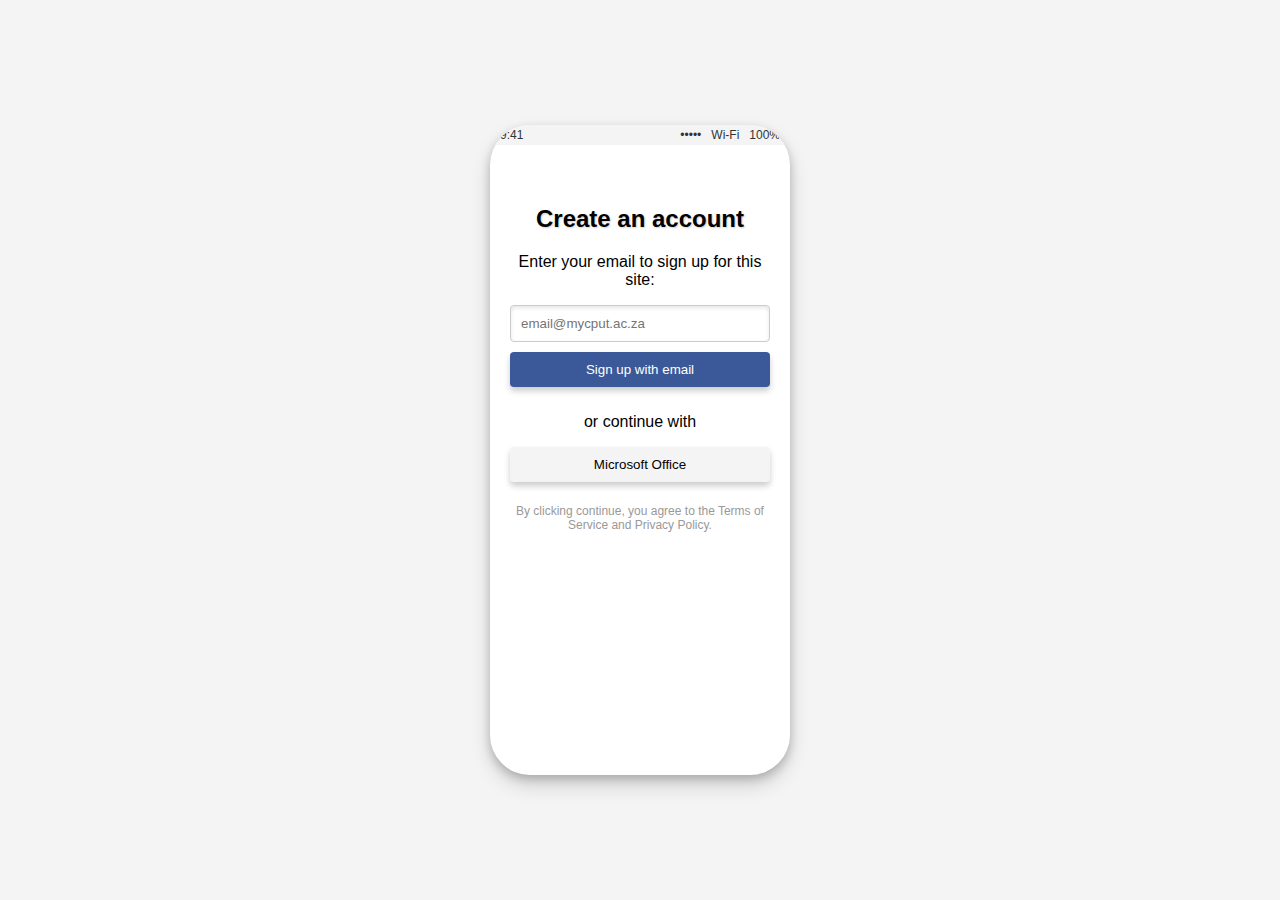
<file: index.html>
<!DOCTYPE html>
<html lang="en">
<head>
    <meta charset="UTF-8">
    <meta name="viewport" content="width=device-width, initial-scale=1.0">
    <title>Create Account - CPUT Mobile App</title>
    <link rel="stylesheet" href="styles.css">
</head>
<body>

    <!-- iPhone Screen Container -->
    <div class="iphone-container">

        <!-- iPhone Status Bar -->
        <div class="status-bar">
            <span class="time">9:41</span>
            <div class="status-icons">
                <span class="signal">•••••</span>
                <span class="wifi">Wi-Fi</span>
                <span class="battery">100%</span>
            </div>
        </div>

        <!-- Screen 1: Create Account -->
        <div class="screen" id="screen1">
            <h2>Create an account</h2>
            <form id="createAccountForm" action="register.html" method="GET">
                <p>Enter your email to sign up for this site:</p>
                <input type="email" id="email" name="email" placeholder="email@mycput.ac.za" required>
                <button type="submit" class="btn-primary">Sign up with email</button>
            </form>
            <p>or continue with</p>
            <button class="btn-secondary" disabled>Microsoft Office</button>
            <p class="terms">By clicking continue, you agree to the Terms of Service and Privacy Policy.</p>
        </div>

    </div>

    <script>
        // JavaScript for email validation
        document.getElementById('createAccountForm').addEventListener('submit', function(event) {
            var email = document.getElementById('email').value;
            if (!email.endsWith('@mycput.ac.za')) {
                alert('Email must end with @mycput.ac.za');
                event.preventDefault(); // Prevent form submission
            }
        });
    </script>
    
</body>
</html>
</file>
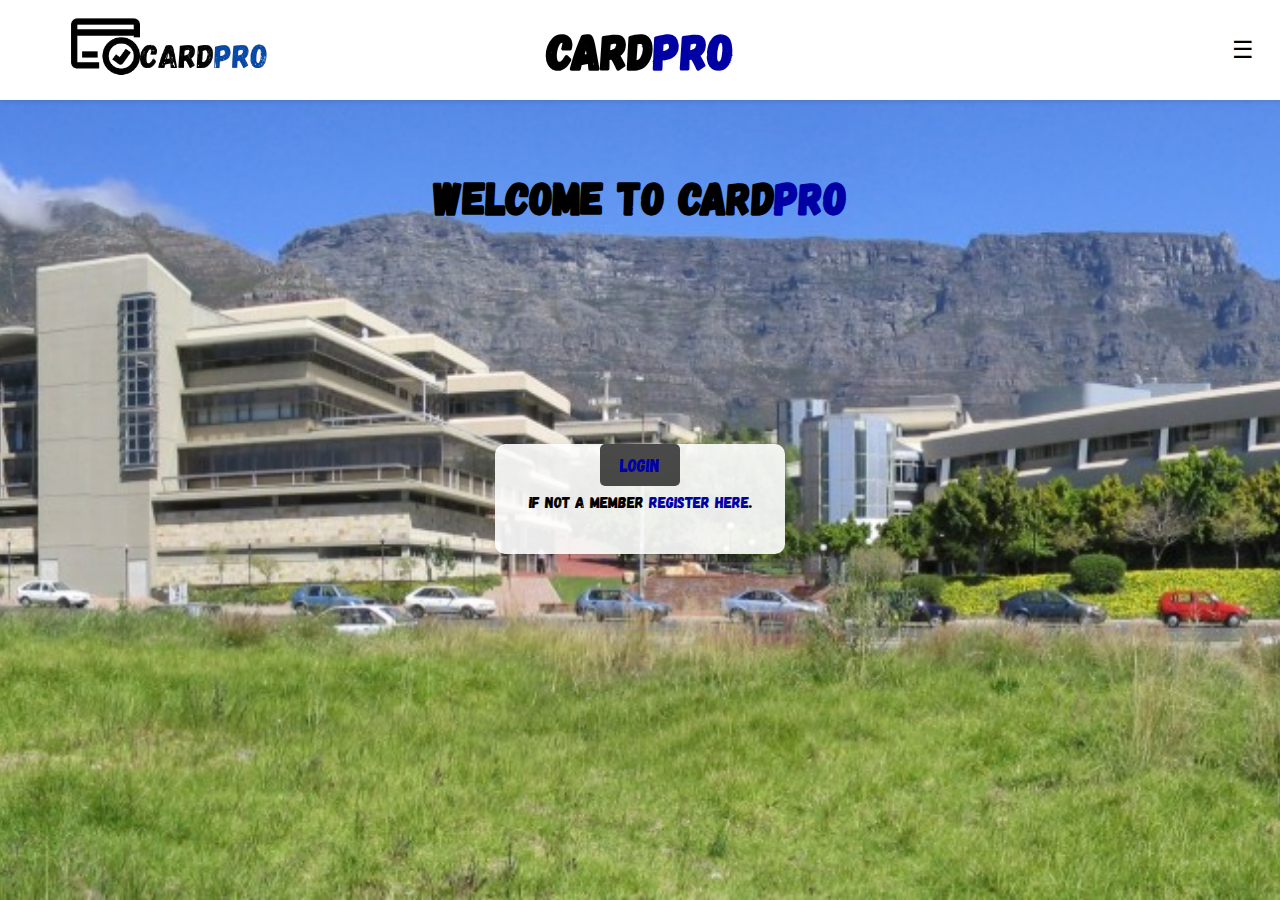
<file: CardProWebAppNew-1.0-SNAPSHOT/index.html>
<!DOCTYPE html>
<html lang="en">
<head>
    <meta charset="UTF-8">
    <meta name="viewport" content="width=device-width, initial-scale=1.0">
    <title>CardPro</title>
    <link rel="stylesheet" href="styles.css">
</head>
<body>
    <header>
        <div class="logo">
            <img src="CPUT 2.png" alt="CardPro Logo">
        </div>
        <h1>Card<span class="blue-text">Pro</span></h1>
        <div class="dropdown">
            <button class="hamburger-menu" onclick="toggleDropdown()">&#9776;</button>
            <div class="dropdown-content">
                <a href="index.html">Home Page</a>
                <a href="registration.html">Registration</a>
                <a href="login.html">Login</a>
                <a href="about.html">Application For Card</a>
            </div>
    </header>
    <script src="Java.js"></script> 
    <main>
        <div class="welcome-section">
            <h2>WELCOME TO CARD<span class="blue-text">PRO</span></h2>
        </div>
        <section class="home-section">
            <a href="login.html" class="home-button">LOGIN</a>

            <p>If not a member <a href="registration.html">Register here</a>.</p>
        </section>
    </main>
</body>
</html>
</file>
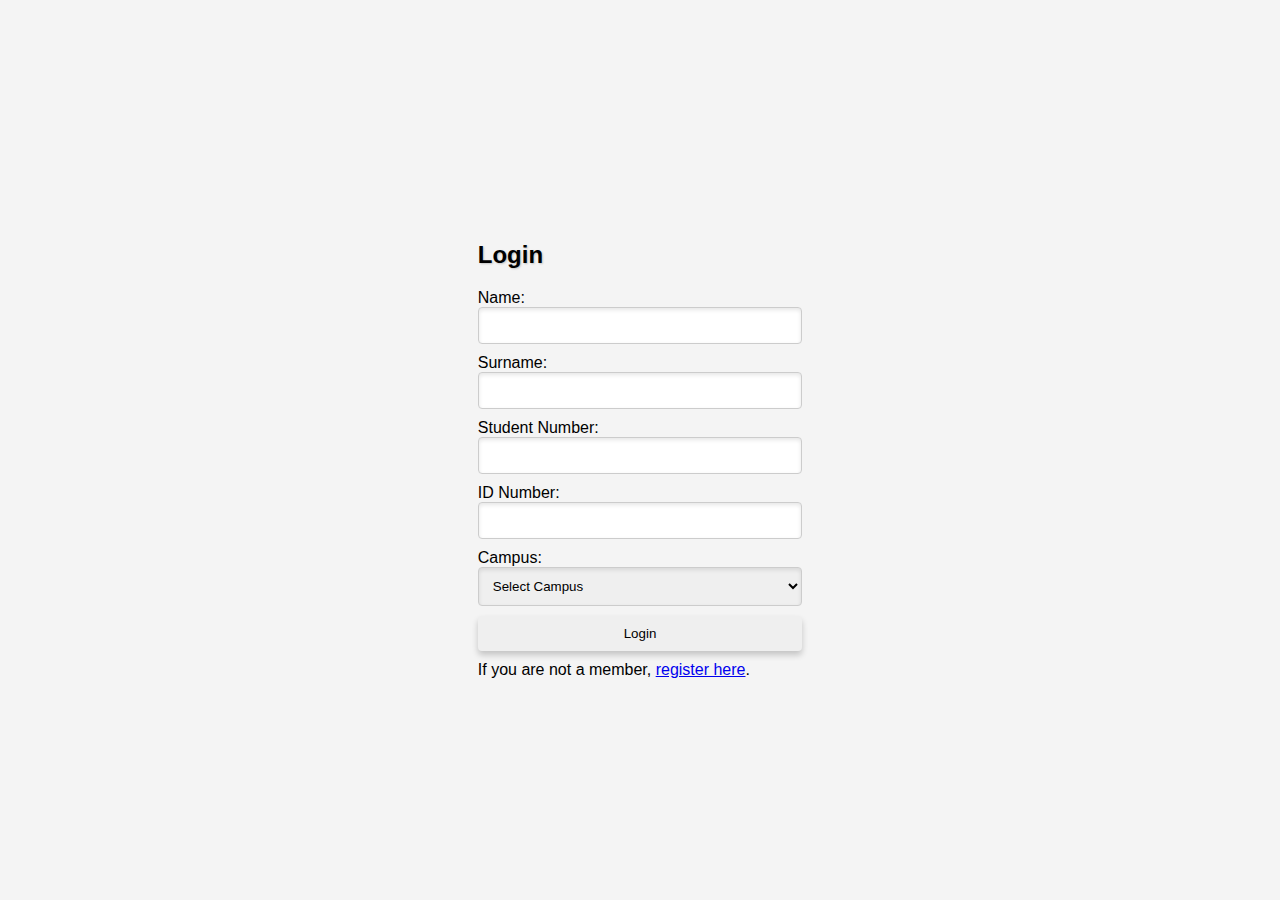
<file: LoginPage.html>
<!DOCTYPE html>
<html lang="en">
<head>
<meta charset="UTF-8">
<meta name="viewport" content="width=device-width, initial-scale=1.0">
<title>Login</title>
<link rel="stylesheet" href="styles.css">
</head>
<body>
<div class="background">
  <div class="container">
    <h2>Login</h2>
    <form class="form" id="login-form" action="#" method="POST">
        <div class="input-group">
            <label for="name">Name:</label>
            <input type="text" id="name" name="name" required>
        </div>
        <div class="input-group">
            <label for="surname">Surname:</label>
            <input type="text" id="surname" name="surname" required>
        </div>
        <div class="input-group">
            <label for="student-number">Student Number:</label>
            <input type="text" id="student-number" name="student-number" required>
        </div>
        <div class="input-group">
            <label for="id-number">ID Number:</label>
            <input type="text" id="id-number" name="id-number" required>
        </div>
        <div class="input-group">
            <label for="campus">Campus:</label>
            <select id="campus" name="campus" required>
                <option value="">Select Campus</option>
                <option value="Bellville">Bellville</option>
                <option value="District6">District 6</option>
            </select>
        </div>
        <button type="submit">Login</button>
    </form>
    <div class="registration-message">
      If you are not a member, <a href="register.html">register here</a>.
    </div>
  </div>
</div>
</body>
</html>
</file>
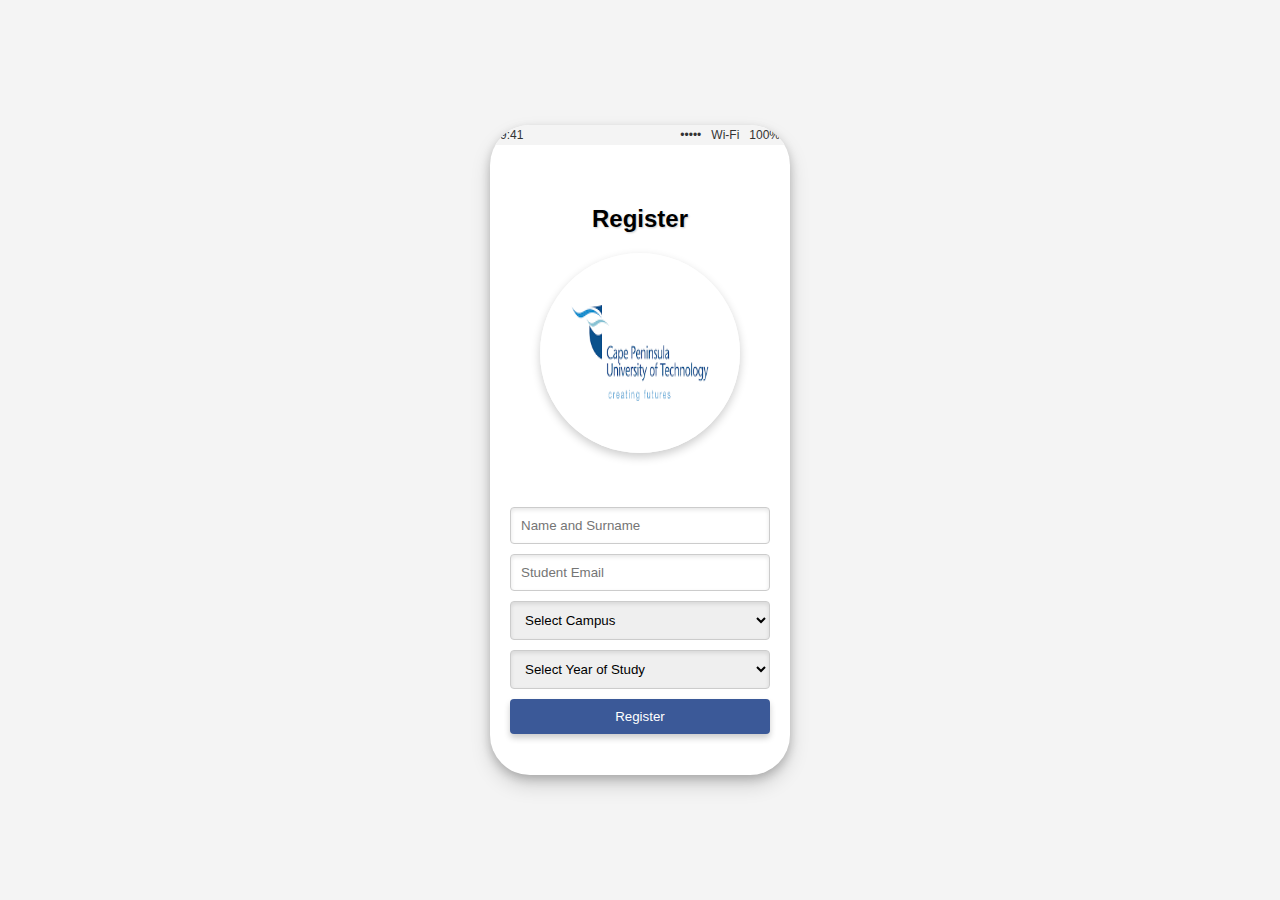
<file: register.html>
<!DOCTYPE html>
<html lang="en">
<head>
    <meta charset="UTF-8">
    <meta name="viewport" content="width=device-width, initial-scale=1.0">
    <title>Register - CPUT Mobile App</title>
    <link rel="stylesheet" href="styles.css">
</head>
<body>

    <!-- iPhone Screen Container -->
    <div class="iphone-container">
        <!-- iPhone Status Bar -->
        <div class="status-bar">
            <span class="time">9:41</span>
            <div class="status-icons">
                <span class="signal">•••••</span>
                <span class="wifi">Wi-Fi</span>
                <span class="battery">100%</span>
            </div>
        </div>
        
        <!-- Screen 2: Register -->
        <div class="screen" id="screen2">
            <h2>Register</h2>
            <img src="download2.png" alt="Profile Picture" class="profile-pic">
            <form id="registerForm">
                <input type="text" id="name" placeholder="Name and Surname" required>
                <input type="email" id="email" placeholder="Student Email" required>
                <select id="campus" required>
                    <option value="" disabled selected>Select Campus</option>
                    <option value="district6">District 6</option>
                    <option value="bellville">Bellville</option>
                </select>
                <select id="year" required>
                    <option value="" disabled selected>Select Year of Study</option>
                    <option value="1">Year of Study: 1</option>
                    <option value="2">Year of Study: 2</option>
                    <option value="3">Year of Study: 3</option>
                    <option value="4">Year of Study: 4</option>
                </select>
                <button type="submit" class="btn-primary" onclick="showPopup(event)">Register</button>
            </form>
        </div>
    </div>

    <!-- Popup Message -->
    <div id="popup" class="popup">
        <div class="popup-content">
            <p>Registration Successful!</p>
        </div>
    </div>

    <script>
        function showPopup(event) {
            event.preventDefault(); // Prevent form submission

            var name = document.getElementById('name').value;
            var email = document.getElementById('email').value;
            var campus = document.getElementById('campus').value;
            var year = document.getElementById('year').value;

            // Validate fields
            if (name && email && campus && year) {
                document.getElementById('popup').style.display = 'flex'; // Show the popup
                setTimeout(function() {
                    document.getElementById('popup').style.display = 'none'; // Hide the popup after 3 seconds
                    document.getElementById('registerForm').reset(); // Optional: Reset the form
                }, 3000);
            } else {
                alert('Please fill out all fields.');
            }
        }
    </script>

</body>
</html>
</file>
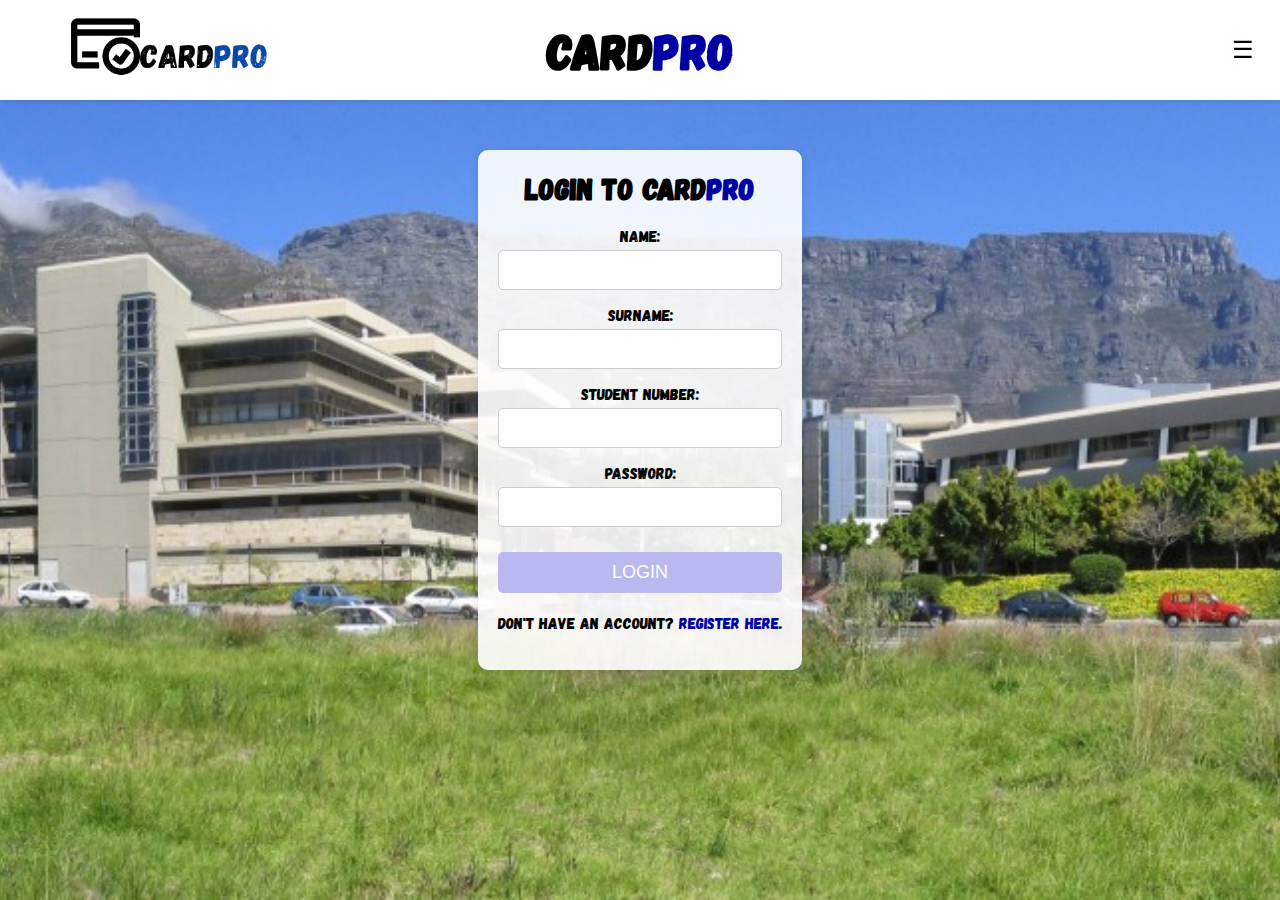
<file: CardProWebAppNew-1.0-SNAPSHOT/login.html>
<!DOCTYPE html>
<html lang="en">
<head>
    <meta charset="UTF-8">
    <meta name="viewport" content="width=device-width, initial-scale=1.0">
    <title>CardPro - Login</title>
    <link rel="stylesheet" href="styles.css">
</head>
<body>
    <header>
        <div class="logo">
            <img src="CPUT 2.png" alt="CardPro Logo">
        </div>
        <h1>Card<span class="blue-text">Pro</span></h1>
        <div class="dropdown">
            <button class="hamburger-menu" onclick="toggleDropdown()">&#9776;</button>
            <div class="dropdown-content">
                <a href="index.html">Home Page</a>
                <a href="registration.html">Registration</a>
                <a href="login.html">Login</a>
                <a href="about.html">About</a>
            </div>
    </header>
    <script src="Java.js"></script>
    <main>
        <div class="login-section">
            <h2>Login to Card<span class="blue-text">Pro</span></h2>
            <form class="login-form" action="submit_login.php" method="post">
                <label for="name">Name:</label>
                <input type="text" id="name" name="name" required>

                <label for="surname">Surname:</label>
                <input type="text" id="surname" name="surname" required>

                <label for="student-number">Student Number:</label>
                <input type="text" id="student-number" name="student-number" required>

                <label for="password">Password:</label>
                <input type="password" id="password" name="password" required>

                <button type="submit" class="login-button">LOGIN</button>
            </form>
            <p>Don't have an account? <a href="#">Register here</a>.</p>
        </div>
    </main>
</body>
</html>
</file>
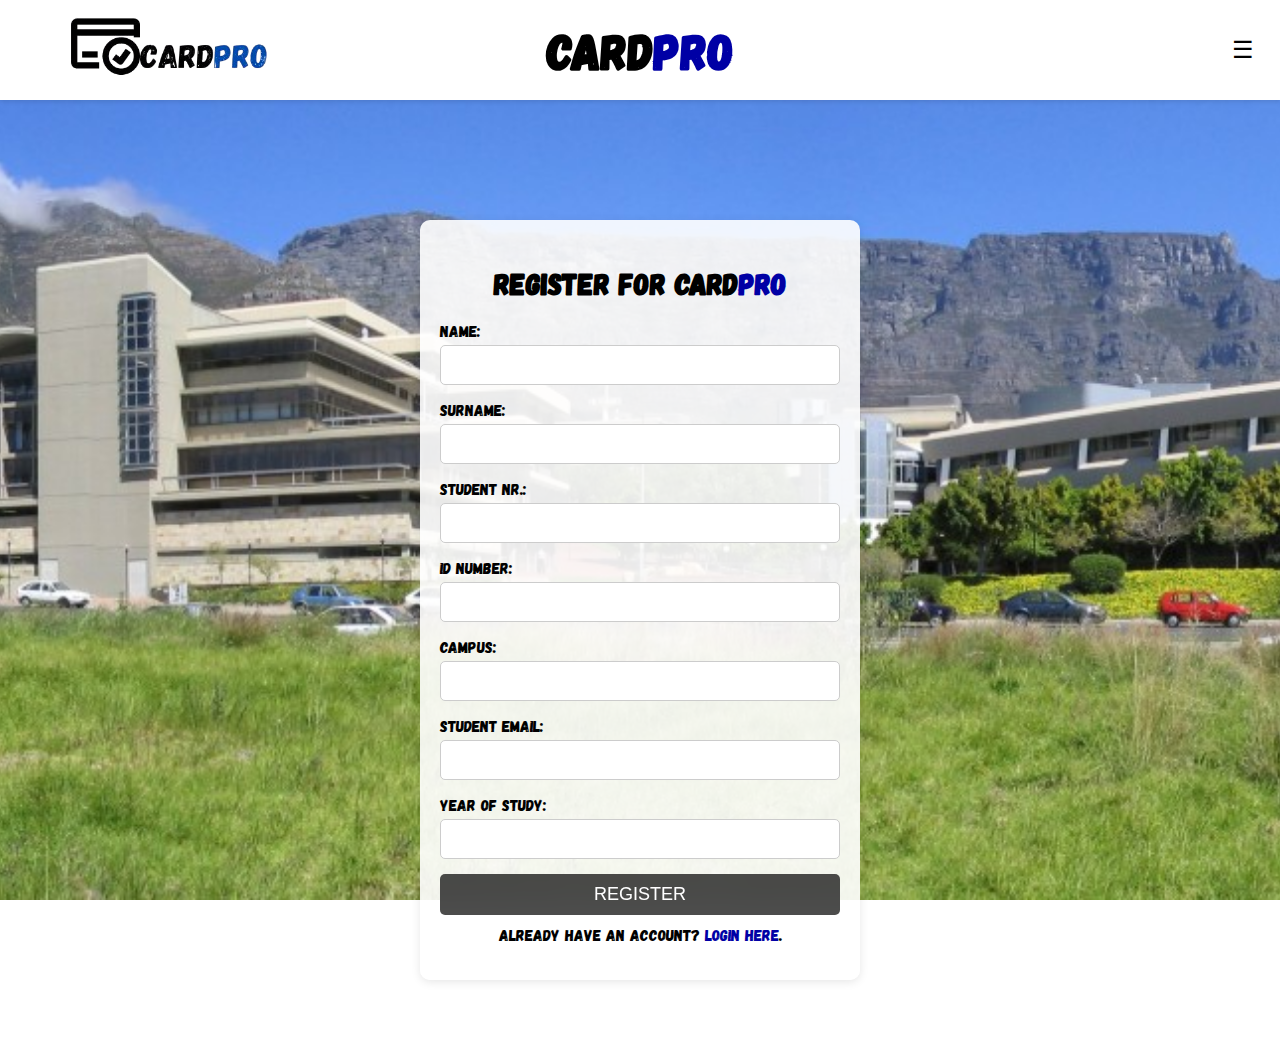
<file: CardProWebAppNew-1.0-SNAPSHOT/registration.html>
<!DOCTYPE html>
<html lang="en">
<head>
    <meta charset="UTF-8">
    <meta name="viewport" content="width=device-width, initial-scale=1.0">
    <title>CardPro - Registration</title>
    <link rel="stylesheet" href="styles.css">
</head>
<body>
    <header>
        <div class="logo">
            <img src="CPUT 2.png" alt="CardPro Logo">
        </div>
        <h1>Card<span class="blue-text">Pro</span></h1>
        <div class="dropdown">
            <button class="hamburger-menu" onclick="toggleDropdown()">&#9776;</button>
            <div class="dropdown-content">
                <a href="index.html">Home Page</a>
                <a href="registration.html">Registration</a>
                <a href="login.html">Login</a>
                <a href="about.html">About</a>
            </div>
    </header>
    <script src="Java.js"></script>
    <main>
        <div class="registration-section">
            <h2>Register for Card<span class="blue-text">Pro</span></h2>
            <form class="registration-form" action="submit_registration.php" method="post">
                <label for="name">Name:</label>
                <input type="text" id="name" name="name" required>

                <label for="surname">Surname:</label>
                <input type="surname" id="surname" name="surname" required>

                <label for="student-nr">Student Nr.:</label>
                <input type="student-nr" id="student-nr" name="student-nr" required>

                <label for="id-number">Id Number:</label>
                <input type="number" id="id-number" name="id-number" required>

                <label for="campus">Campus:</label>
                <input type="campus" id="campus" name="campus" required>

                <label for="email">Student Email:</label>
                <input type="email" id="email" name="email" required>

                <label for="year">Year of Study:</label>
                <input type="year" id="year" name="year" required>

                <button type="submit" class="register-button">REGISTER</button>
            </form>
            <p>Already have an account? <a href="#">Login here</a>.</p>
        </div>
    </main>
</body>
</html>
</file>
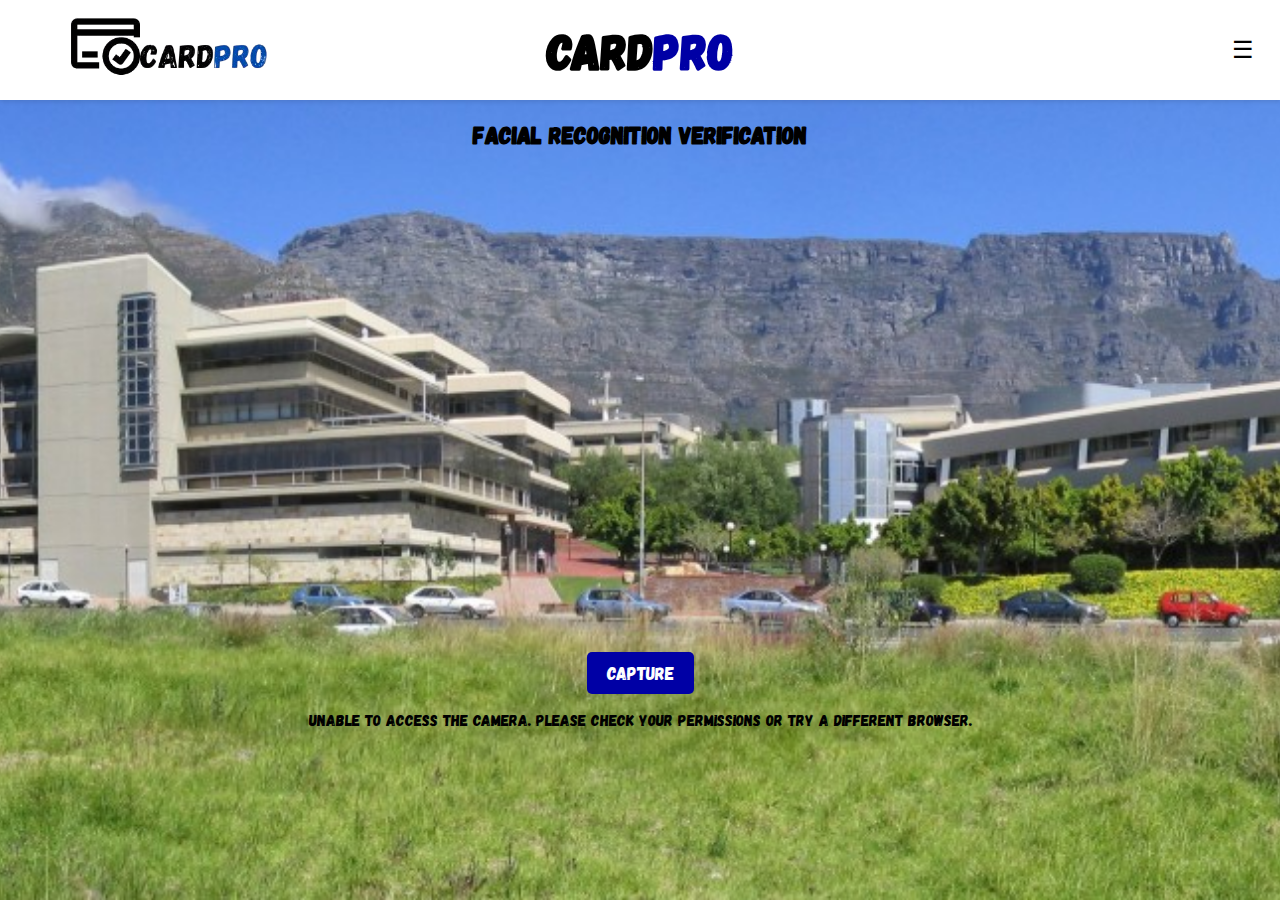
<file: Facial Recognition Stuff Final Update/facial.html>
<!DOCTYPE html>
<html lang="en">
<head>
    <meta charset="UTF-8">
    <meta name="viewport" content="width=device-width, initial-scale=1.0">
    <link rel="stylesheet" href="facialcss.css">
    <title>Facial Recognition Verification</title>
</head>
<body>
    <header>
        <div class="logo">
            <img src="CPUT 2.png" alt="CardPro Logo">
        </div>
        <h1>Card<span class="blue-text">Pro</span></h1>
        <div class="dropdown">
            <button class="hamburger-menu" onclick="toggleDropdown()" aria-expanded="false" aria-label="Open Menu">&#9776;</button>
            <div class="dropdown-content">
                <a href="index.html">Home Page</a>
                <a href="registration.html">Registration</a>
                <a href="login.html">Login</a>
                <a href="about.html">About</a>
            </div>
        </div> <!-- Missing closing div -->
    </header>
    
    <div class="video">
        <h2>Facial Recognition Verification</h2>
        <video id="video" width="640" height="480" autoplay></video>
        <br>
        <button class="capture">Capture</button>
        <button class="retake" style="display:none;">Retake</button>
        <canvas id="canvas" width="640" height="480" style="display:none;"></canvas>
        <p id="result"></p>
    </div>
    
    <!-- Container to display the captured image -->
    <div id="imagePreview"></div>

    <script src="Java.js"></script> <!-- External JavaScript file for handling camera and image -->
</body>
</html>
</file>
<file: styles.css>
/* General Styles */
body {
    font-family: Arial, sans-serif;
    background-color: #f4f4f4;
    margin: 0;
    padding: 0;
    display: flex;
    justify-content: center;
    align-items: center;
    height: 100vh;
}

/* iPhone Container with 3D Effect */
.iphone-container {
    width: 300px;
    height: 650px;
    background-color: #fff;
    border-radius: 40px;
    box-shadow: 0 4px 10px rgba(0, 0, 0, 0.2), 0 10px 20px rgba(0, 0, 0, 0.15); /* 3D Shadow Effect */
    overflow: hidden;
    position: relative;
    display: flex;
    flex-direction: column;
    justify-content: flex-start;
    align-items: center;
    transition: transform 0.3s ease; /* Smooth transition */
}

.iphone-container:hover {
    transform: translateY(-10px); /* Lift the container slightly on hover */
}

/* iPhone Status Bar */
.status-bar {
    width: 100%;
    height: 20px;
    background-color: #f4f4f4;
    display: flex;
    justify-content: space-between;
    align-items: center;
    padding: 0 10px;
    box-sizing: border-box;
    font-size: 12px;
    color: #333;
}

.status-icons {
    display: flex;
    gap: 10px;
}

/* Screen Content */
.screen {
    width: 100%;
    padding: 20px;
    box-sizing: border-box;
    text-align: center;
    margin-top: 20px;
}

h2 {
    font-size: 24px;
    margin-bottom: 20px;
    text-shadow: 1px 1px 2px rgba(0, 0, 0, 0.2); /* 3D Text Effect */
}

/* Input Fields */
input[type="email"], input[type="text"], select {
    width: 100%;
    padding: 10px;
    margin-bottom: 10px;
    border: 1px solid #ccc;
    border-radius: 4px;
    box-sizing: border-box;
    box-shadow: inset 0 2px 4px rgba(0, 0, 0, 0.1); /* Inner shadow for 3D look */
}

/* Buttons */
button {
    width: 100%;
    padding: 10px;
    margin-bottom: 10px;
    border: none;
    border-radius: 4px;
    cursor: pointer;
    box-shadow: 0 4px 6px rgba(0, 0, 0, 0.2); /* 3D Shadow Effect */
    transition: transform 0.2s ease;
}

button:hover {
    transform: translateY(-3px); /* Slight lift on hover */
}

.btn-primary {
    background-color: #3b5998;
    color: white;
}

.btn-secondary {
    background-color: #f4f4f4;
    color: black;
}

/* Terms Text */
.terms {
    font-size: 12px;
    color: #999;
}

/* Profile Picture with 3D Effect */
.profile-pic {
    width: 200px;
    height: 200px;
    border-radius: 100%;
    margin-bottom: 50px;
    box-shadow: 0 4px 10px rgba(0, 0, 0, 0.2); /* 3D Shadow Effect */
}

.logo-container {
    text-align: center;
    margin-top: 10px;
}

.logo {
    width: 100px;
    height: 100px;
    border-radius: 50%;
    object-fit: cover;
    box-shadow: 0 4px 8px rgba(0, 0, 0, 0.2); /* 3D Shadow for Logo */
}
/* Popup Styles */
.popup {
    display: none; /* Initially hidden */
    position: fixed;
    top: 0;
    left: 0;
    width: 100%;
    height: 100%;
    background-color: rgba(0, 0, 0, 0.5); /* Semi-transparent background */
    justify-content: center;
    align-items: center;
    z-index: 1000; /* Make sure it appears on top */
}

.popup-content {
    background-color: #fff;
    border-radius: 10px;
    padding: 20px;
    box-shadow: 0 4px 10px rgba(0, 0, 0, 0.3);
    text-align: center;
    font-size: 18px;
    color: #333;
    width: 80%;
    max-width: 400px;
}

.iphone-container {
    /* Adjust to make room for popup */
    overflow: hidden;
}
</file>
<file: CardProWebAppNew-1.0-SNAPSHOT/styles.css>
@font-face {
    font-family: 'Gagalin';
    src: url('Gagalin-Regular.ttf') format('truetype'); /* Adjust path accordingly */
}
body {
    margin: 0;
    padding: 0;
    background-image: url('CPUT_Cape_Town_Campus.jpg'); 
    background-size: cover;
    font-family: 'Gagalin', Arial, sans-serif;
    background-position: center;
    background-repeat: no-repeat;
    background-attachment: fixed; 
}

header {
    display: flex;
    justify-content: space-between;
    align-items: center;
    background-color: #ffffff;
    padding: 10px 20px;
    box-shadow: 0 2px 4px rgba(0, 0, 0, 0.1);
    height: 80px;
    position: relative;
}

.logo img {
    height: 300px; 
    width: auto;
    margin-top: 60px; 
    transition: height 1.0s, margin-top 1.0s; 
}
.logo img:hover {
    transform: scale(1.1); 
    opacity: 0.8;
    transition: transform 0.4s ease, opacity 0.4s ease;
    
}
h1 {
    font-size: 50px;
    color: #000000;
    margin: 0;
    text-align: center;
    flex-grow: 1;
    position: absolute;
    left: 50%;
    transform: translateX(-50%);
}

h1 .blue-text {
    color: #0000a5;
}

.hamburger-menu {
    font-size: 24px;
    background-color: transparent;
    border: none;
    cursor: pointer;
}


.dropdown {
    position: relative;
}


.dropdown-content {
    display: none; 
    opacity: 0;    
    transition: opacity 0.7s ease, max-height 0.7s ease; 
    max-height: 0; 
    overflow: hidden;
    position: absolute;
    right: 0;
    background-color: #ffffff;
    box-shadow: 0 2px 4px rgba(0, 0, 0, 0.1);
    z-index: 1;
}


.dropdown-content a {
    display: block;
    padding: 10px;
    color: #000;
    text-decoration: none;
}

.dropdown-content a:hover {
    background-color: #f1f1f1;
}


.show {
    display: block; 
    opacity: 1;    
    max-height: 200px; 
}


main {
    text-align: center;
    color: rgb(0, 0, 0);
    padding: 20px;
    margin-top: 50px;
}

.welcome-section h2 {
    font-size: 45px;
    margin-bottom: 50px;
    margin-top: 0;
}
.welcome-section .blue-text {
    color: #0000a5; 
}
.login-section {
    position: absolute;
    bottom: 20%;
    left: 50%;
    transform: translateX(-50%);
    text-align: center;
    top: 10%;
    min-height: 50px;
    padding: -50%;
    
}

.login-button {
    padding: 10px 20px;
    font-size: 18px;
    background-color: rgba(0, 0, 0, 0.7);
    color: white;
    border: none;
    cursor: pointer;
    border-radius: 5px;
    backdrop-filter: blur(10px); 
    margin-bottom: 10px;
    margin-top: 10px;
    
}

.home-button {
    padding: 10px 20px;
    font-size: 18px;
    background-color: rgba(0, 0, 0, 0.7);
    color: white;
    border: none;
    cursor: pointer;
    border-radius: 5px;
    backdrop-filter: blur(10px); 
    margin-bottom: 5px;
    margin-top: 10px;

    
}
.login-button,.home-button:hover {
    background-color: #b9b9f0;
}

.login-section p {
    margin-top: 10px;
    font-size: 16px;
}

.login-section a,.home-section a {
    color: #0000a5;
    text-decoration: none;
}

.login-section a, .home-section a:hover {
    text-decoration: underline;
}
.registration-section {
    background-color: rgba(255, 255, 255, 0.9); 
    padding: 20px;
    margin: 50px auto;
    max-width: 400px; 
    border-radius: 10px;
    box-shadow: 0 2px 10px rgba(0, 0, 0, 0.1);
    text-align: left;
}

.registration-section h2 {
    text-align: center;
    font-size: 30px;
    margin-bottom: 20px;
}

.registration-section .blue-text {
    color: #0000a5; 
}

.registration-form {
    display: flex;
    flex-direction: column;
}

.registration-form label {
    margin-bottom: 5px;
    font-size: 16px;
}

.registration-form input {
    margin-bottom: 15px;
    padding: 10px;
    font-size: 16px;
    border: 1px solid #ccc;
    border-radius: 5px;
}

.register-button {
    padding: 10px 20px;
    font-size: 18px;
    background-color: rgba(0, 0, 0, 0.7);
    color: white;
    border: none;
    cursor: pointer;
    border-radius: 5px;
    backdrop-filter: blur(10px);
}

.register-button:hover {
    background-color: #0000a5;
}

.registration-section p {
    text-align: center;
    margin-top: 10px;
    font-size: 16px;
}

.registration-section a {
    color: #0000a5;
    text-decoration: none;
}

.registration-section a:hover {
    text-decoration: underline;
}
.login-button :hover {
    background-color: #0000a5;
}
.login-section {
    background-color: rgba(255, 255, 255, 0.9); 
    padding: 20px;
    padding-top: 15;
    margin: 50px auto;
    max-width: 400px; 
    border-radius: 10px;
    box-shadow: 0 2px 10px rgba(0, 0, 0, 0.1);
    text-align: center;
    top: 100px;
    min-height: 450px;
}
.home-section {
    background-color: rgba(255, 255, 255, 0.9); 
    padding: 20px;
    padding-top: 10px;
    margin: 50px auto;
    margin-top: 220px;
    margin-bottom: 200px;
    max-width: 250px; 
    border-radius: 10px;
    box-shadow: 0 2px 10px rgba(0, 0, 0, 0.1);
    text-align: center;
    top: 120px;
    min-height: 80px;
    max-height: 80px;
}

.login-section h2 {
    text-align: center;
    font-size: 30px;
    margin-bottom: 20px; 
    margin-top: 0px; 
}

.login-section .blue-text {
    color: #0000a5; 
}

.login-form {
    display: flex;
    flex-direction: column;
}

.login-form label {
    margin-bottom: 5px;
    font-size: 16px;
}

.login-form input {
    margin-bottom: 15px;
    padding: 10px;
    font-size: 16px;
    border: 1px solid #ccc;
    border-radius: 5px;
    box-sizing: border-box; 
}

.login-section p {
    text-align: center;
    margin-top: 10px;
    font-size: 16px;
}

.login-section a {
    color: #0000a5;
    text-decoration: none;
}

.login-section a:hover {
    text-decoration: underline;
    color: #0000a5;
}
.login-button:hover {
    background-color: #0000a5; 
    color: white; 
}
.dropdown-content {
    display: none; 
    opacity: 0;
    transition: opacity 0.7s ease, max-height 0.7s ease;
    max-height: 0;
    overflow: hidden;
    position: absolute;
    right: 0;
    background-color: #ffffff;
    box-shadow: 0 2px 4px rgba(0, 0, 0, 0.1);
    z-index: 1;
}

.show {
    display: block;
    opacity: 1;
    max-height: 200px;
}
.about-section {
    background-color: rgba(255, 255, 255, 0.9); 
    padding: 30px;
    margin: 50px auto;
    max-width: 600px; 
    border-radius: 10px;
    box-shadow: 0 2px 10px rgba(0, 0, 0, 0.1);
    text-align: left;
}

.about-section h2 {
    text-align: center;
    font-size: 36px;
    margin-bottom: 20px;
}

.about-section .blue-text {
    color: #0000a5; 
}

.about-section p {
    font-size: 18px;
    line-height: 1.6;
    margin-bottom: 15px;
}
footer {
    background-color: #0000a5; /* White background */
    color: #ffffff; /* Black text color for contrast */
    text-align: center; /* Center the text */
    padding: 2px;
    position: fixed; /* Keep footer at the bottom */
    width: 100%; /* Full width to span the bottom of the page */
    bottom: 0;
    left: 0;
    box-shadow: 0 -2px 4px rgba(0, 0, 0, 0.1); /* Slight shadow for separation */
    position: relative; 
}
</file>
<file: Facial Recognition Stuff Final Update/facialcss.css>
@font-face {
    font-family: 'Gagalin';
    src: url('Gagalin-Regular.ttf') format('truetype');
}
body {
    margin: 0;
    padding: 0;
    background-image: url('CPUT_Cape_Town_Campus.jpg'); 
    background-size: cover;
    font-family: 'Gagalin', Arial, sans-serif;
    background-position: center;
    background-repeat: no-repeat;
    background-attachment: fixed; 
}
header {
    display: flex;
    justify-content: space-between;
    align-items: center;
    background-color: #ffffff;
    padding: 10px 20px;
    box-shadow: 0 2px 4px rgba(0, 0, 0, 0.1);
    height: 80px;
    position: relative;
}
.logo img {
    height: 300px; 
    width: auto;
    margin-top: 60px; 
    transition: height 1.0s, margin-top 1.0s; 
}
.logo img:hover {
    transform: scale(1.1); 
    opacity: 0.8;
    transition: transform 0.4s ease, opacity 0.4s ease;
}
h1 {
    font-size: 50px;
    color: #000000;
    margin: 0;
    text-align: center;
    flex-grow: 1;
    position: absolute;
    left: 50%;
    transform: translateX(-50%);
}

h1 .blue-text {
    color: #0000a5;
}
.hamburger-menu {
    font-size: 24px;
    background-color: transparent;
    border: none;
    cursor: pointer;
}
.hamburger-menu:focus {
    outline: none;
    box-shadow: 0 0 0 2px #0000a5; /* Visible focus state */
}
.dropdown {
    position: relative;
}

.dropdown-content {
    display: none; 
    opacity: 0;    
    transition: opacity 0.7s ease, max-height 0.7s ease; 
    max-height: 0; 
    overflow: hidden;
    position: absolute;
    right: 0;
    background-color: #ffffff;
    box-shadow: 0 2px 4px rgba(0, 0, 0, 0.1);
    z-index: 1;
}

.dropdown-content a {
    display: block;
    padding: 10px;
    color: #000;
    text-decoration: none;
}

.dropdown-content a:hover {
    background-color: #f1f1f1;
}
.show {
    display: block; 
    opacity: 1;    
    max-height: 200px; 
}
.video {
    text-align: center;
}
.capture {
    background-color: #0000a5; 
    color: white;
    padding: 10px 20px;
    font-size: 18px;
    border: none;
    cursor: pointer;
    border-radius: 5px;
    backdrop-filter: blur(10px);
    font-family: 'Gagalin', Arial, sans-serif;
}
</file>
